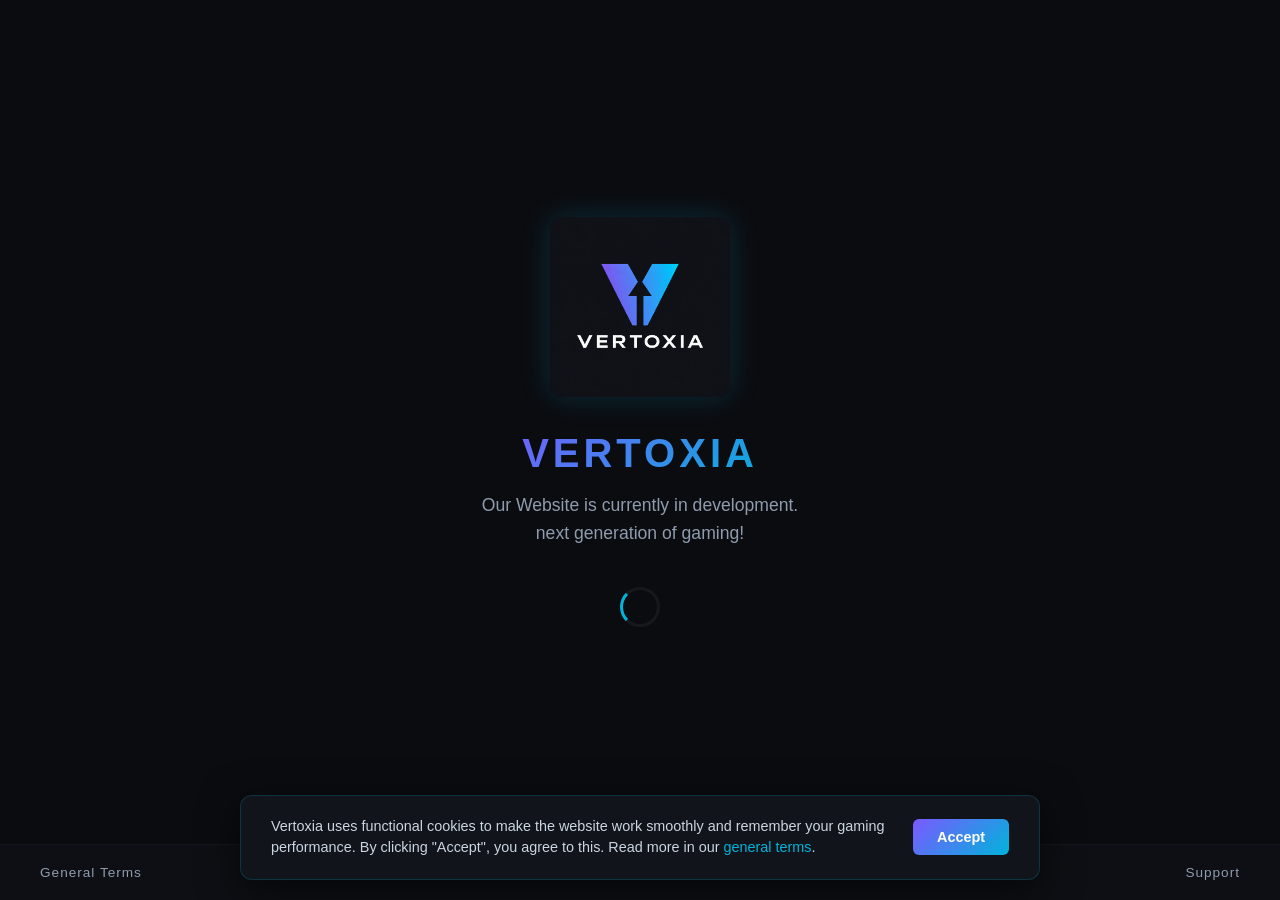
<file: index.html>
<!DOCTYPE html>
<html lang="nl">
<head>
    <meta charset="UTF-8">
    <meta name="viewport" content="width=device-width, initial-scale=1.0">
    <title>Vertoxia - In Development</title>
   <link id="favicon" rel="icon" type="image/png" href="logo.png">
<script>
    window.addEventListener('DOMContentLoaded', () => {
        const img = new Image();
        img.src = 'logo.png';
        img.onload = function() {
            const canvas = document.createElement('canvas');
            canvas.width = 32;
            canvas.height = 32;
            const ctx = canvas.getContext('2d');
            
            // Maak een perfect ronde cirkel om in te snijden
            ctx.beginPath();
            ctx.arc(16, 16, 16, 0, Math.PI * 2);
            ctx.closePath();
            ctx.clip();
            
            // Teken het logo erin
            ctx.drawImage(img, 0, 0, 32, 32);
            
            // Update de favicon link met de ronde versie
            document.getElementById('favicon').href = canvas.toDataURL('image/png');
        };
    });
</script>

    <style>
        * {
            margin: 0;
            padding: 0;
            box-sizing: border-box;
        }
        body {
            font-family: 'Segoe UI', Tahoma, Geneva, Verdana, sans-serif;
            background-color: #0b0c10; 
            color: #ffffff;
            display: flex;
            flex-direction: column;
            min-height: 100vh;
            text-align: center;
        }
        .main-content {
            flex: 1;
            display: flex;
            justify-content: center;
            align-items: center;
            padding: 40px 20px;
        }
        .container {
            max-width: 600px;
        }
        .logo-container {
            margin-bottom: 30px;
        }
         .logo {
            width: 180px;
            height: auto;
            border-radius: 12px;
            box-shadow: 0 0 30px rgba(0, 180, 219, 0.2); 
        }
        h1 {
            font-size: 2.5rem;
            font-weight: 700;
            letter-spacing: 4px;
            margin-bottom: 15px;
            background: linear-gradient(135deg, #7b59ff, #00b4db);
            -webkit-background-clip: text;
            -webkit-text-fill-color: transparent;
        }
        p {
            font-size: 1.1rem;
            color: #8f9cae;
            margin-bottom: 40px;
            line-height: 1.6;
        }
        .loader {
            border: 3px solid rgba(255, 255, 255, 0.05);
            width: 40px;
            height: 40px;
            border-radius: 50%;
            border-left-color: #00b4db; 
            animation: spin 1.2s linear infinite;
            margin: 0 auto;
        }
        
        footer {
            display: flex;
            justify-content: space-between;
            align-items: center;
            width: 100%;
            padding: 20px 40px;
            background-color: rgba(17, 20, 26, 0.4);
            border-top: 1px solid rgba(143, 156, 174, 0.05);
        }
        .footer-link {
            color: #8f9cae;
            text-decoration: none;
            font-size: 0.85rem;
            letter-spacing: 1px;
            transition: color 0.3s ease;
        }
        .footer-link:hover {
            color: #00b4db; 
        }
        .copyright {
            color: #526071;
            font-size: 0.85rem;
            letter-spacing: 1px;
        }

        /* VERBETERDE STYLING VOOR DE COOKIE MELDING */
        .cookie-banner {
            position: fixed;
            bottom: -200px; /* Meer ruimte om op te bergen buiten beeld */
            left: 50%;
            transform: translateX(-50%);
            width: calc(100% - 40px);
            max-width: 800px;
            background-color: #11141a;
            border: 1px solid rgba(0, 180, 219, 0.2);
            border-radius: 12px;
            padding: 20px 30px;
            display: flex;
            justify-content: space-between;
            align-items: center;
            box-shadow: 0 10px 40px rgba(0, 0, 0, 0.6);
            z-index: 9999;
            transition: bottom 0.4s ease-in-out;
            text-align: left;
        }
        .cookie-banner.show {
            bottom: 20px;
        }
        .cookie-text {
            color: #cbd5e1;
            font-size: 0.9rem;
            line-height: 1.5;
            padding-right: 20px;
        }
        .cookie-text a {
            color: #00b4db;
            text-decoration: none;
        }
        .cookie-text a:hover {
            text-decoration: underline;
        }
        .cookie-btn {
            background: linear-gradient(135deg, #7b59ff, #00b4db);
            color: #ffffff;
            border: none;
            padding: 10px 24px;
            font-size: 0.9rem;
            font-weight: 600;
            border-radius: 6px;
            cursor: pointer;
            transition: transform 0.2s ease, box-shadow 0.2s ease;
            white-space: nowrap;
        }
        .cookie-btn:hover {
            transform: translateY(-2px);
            box-shadow: 0 0 15px rgba(0, 180, 219, 0.4);
        }

        /* SPECIFIEKE FIXES VOOR MOBIELE SCHERMEN */
        @media (max-width: 768px) {
            footer {
                flex-direction: column;
                gap: 15px;
                padding: 20px;
            }
            .copyright {
                order: 3;
            }
            /* Mobiele fix voor de cookie-banner */
            .cookie-banner {
                flex-direction: column;
                text-align: center;
                gap: 15px;
                padding: 20px;
                width: 100%;
                border-radius: 12px 12px 0 0; /* Alleen afronding aan de bovenkant */
                border-left: none;
                border-right: none;
                border-bottom: none;
                bottom: -300px;
            }
            .cookie-banner.show {
                bottom: 0; /* Strak aan de onderkant vastzetten op mobiel */
            }
            .cookie-text {
                padding-right: 0;
            }
            .cookie-btn {
                width: 100%; /* Knop tikt makkelijker op mobiel */
                padding: 12px 24px;
            }
        }

        @keyframes spin {
            0% { transform: rotate(0deg); }
            100% { transform: rotate(360deg); }
        }
    </style>
</head>
<body>

    <div class="main-content">
        <div class="container">
            <div class="logo-container">
                <img src="logo.png" alt="Vertoxia Logo" class="logo">
            </div>
            <h1>VERTOXIA</h1>
            <p>Our Website is currently in development.<br>next generation of gaming!</p>
            <div class="loader"></div>
        </div>
    </div>

    <footer>
        <a href="General-Terms.html" class="footer-link">General Terms</a>
        <div class="copyright">&copy; 2026 Vertoxia. All rights reserved.</div>
        <a href="support.html" class="footer-link">Support</a>
    </footer>

    <div id="cookieBanner" class="cookie-banner">
        <div class="cookie-text">
            Vertoxia uses functional cookies to make the website work smoothly and remember your gaming performance. By clicking "Accept", you agree to this. Read more in our <a href="algemene-voorwaarden.html">general terms</a>.
        </div>
        <button id="acceptCookies" class="cookie-btn">Accept</button>
    </div>

    <script>
        document.addEventListener("DOMContentLoaded", function () {
            const banner = document.getElementById("cookieBanner");
            const acceptBtn = document.getElementById("acceptCookies");

            if (!localStorage.getItem("cookiesAccepted")) {
                setTimeout(() => {
                    banner.classList.add("show");
                }, 1000);
            }

            acceptBtn.addEventListener("click", function () {
                localStorage.setItem("cookiesAccepted", "true");
                banner.classList.remove("show");
            });
        });
    </script>

</body>
</html>
</file>
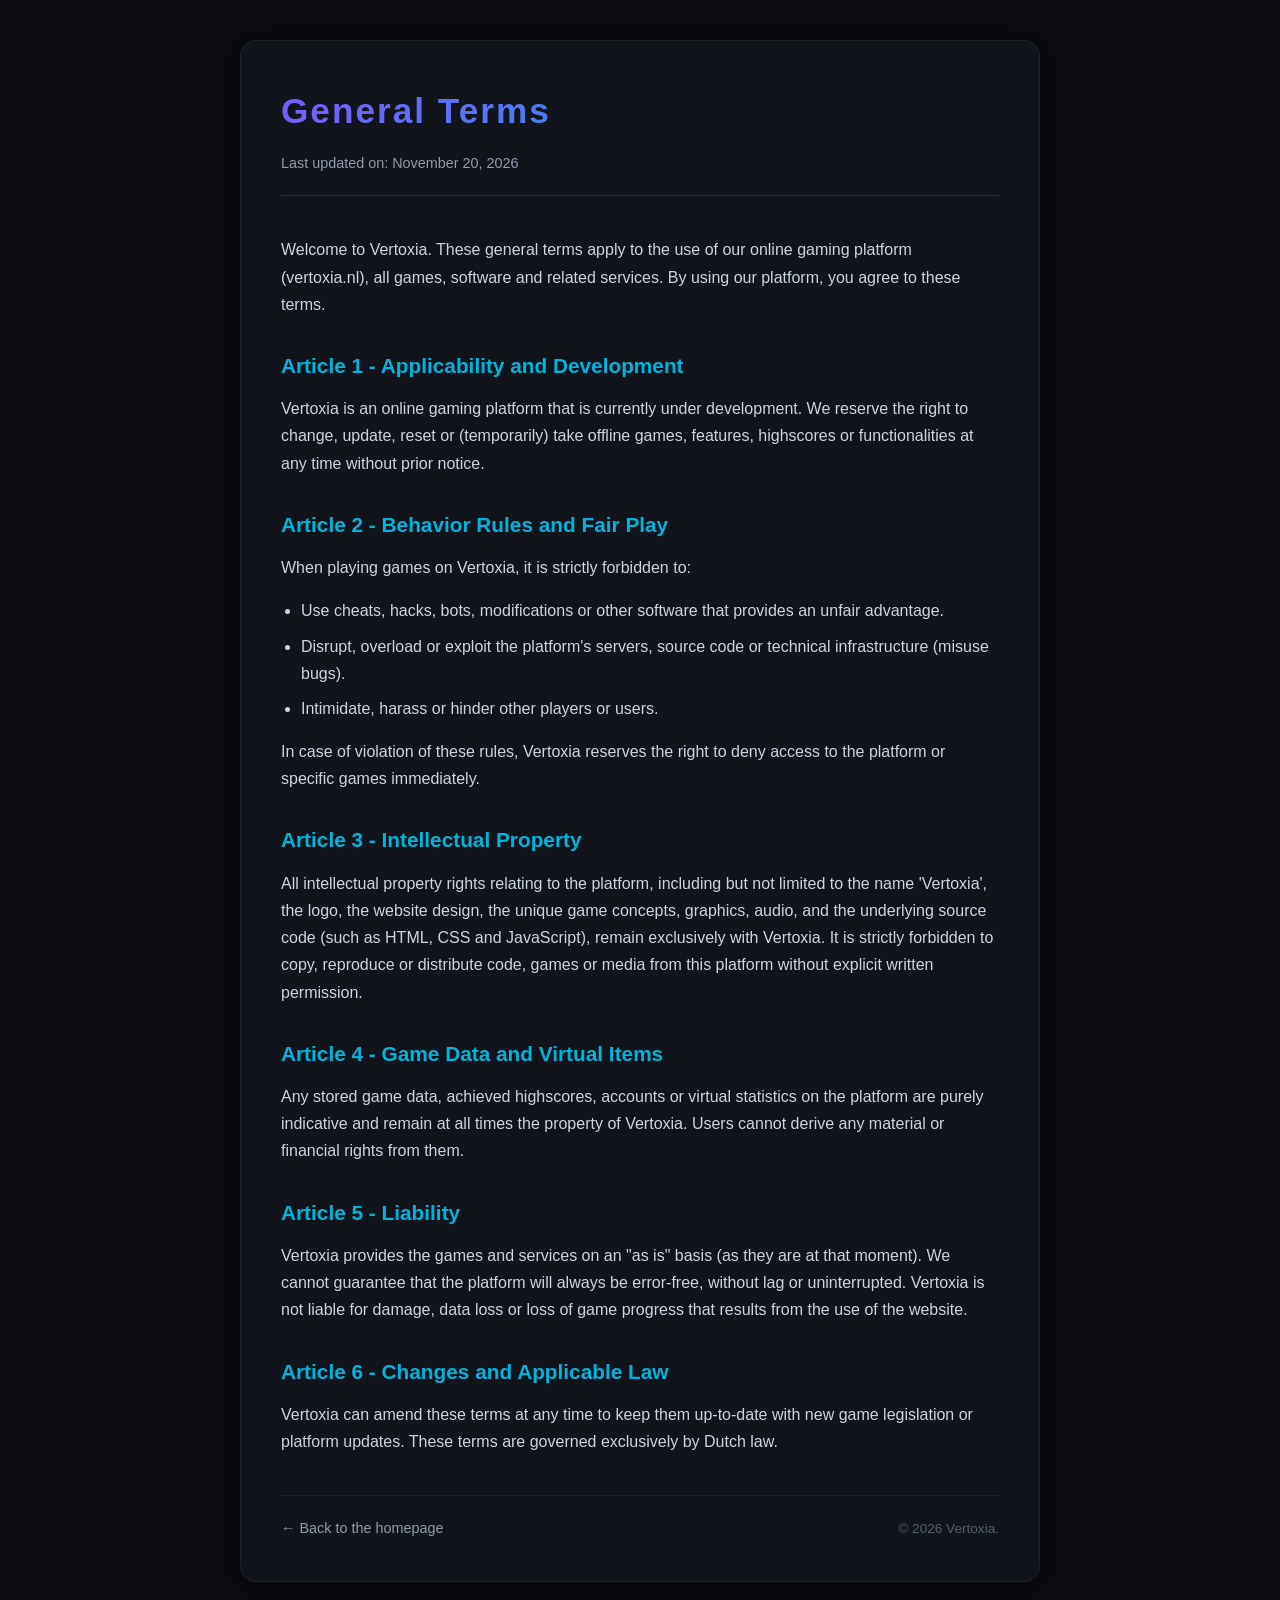
<file: General-Terms.html>
<!DOCTYPE html>
<html lang="nl">
<head>
    <meta charset="UTF-8">
    <meta name="viewport" content="width=device-width, initial-scale=1.0">
    <title>Vertoxia - General Terms</title>
    <!-- De schone, veilige favicon-regel -->
    <link rel="icon" type="image/png" href="logo.png"> 
    <style>
        * {
            margin: 0;
            padding: 0;
            box-sizing: border-box;
        }
        body {
            font-family: 'Segoe UI', Tahoma, Geneva, Verdana, sans-serif;
            background-color: #0b0c10; 
            color: #ffffff;
            line-height: 1.7;
            padding: 40px 20px;
        }
        .container {
            max-width: 800px;
            margin: 0 auto;
            background-color: #11141a;
            padding: 40px;
            border-radius: 16px;
            box-shadow: 0 4px 30px rgba(0, 0, 0, 0.5);
            border: 1px solid rgba(143, 156, 174, 0.1);
        }
        h1 {
            font-size: 2.2rem;
            font-weight: 700;
            letter-spacing: 2px;
            margin-bottom: 10px;
            background: linear-gradient(135deg, #7b59ff, #00b4db);
            -webkit-background-clip: text;
            -webkit-text-fill-color: transparent;
        }
        .meta {
            font-size: 0.9rem;
            color: #8f9cae;
            margin-bottom: 40px;
            border-bottom: 1px solid rgba(143, 156, 174, 0.2);
            padding-bottom: 20px;
        }
        h2 {
            font-size: 1.3rem;
            color: #00b4db;
            margin-top: 30px;
            margin-bottom: 12px;
            font-weight: 600;
        }
        p, ul {
            color: #cbd5e1;
            font-size: 1rem;
            margin-bottom: 16px;
        }
        ul {
            padding-left: 20px;
        }
        li {
            margin-bottom: 8px;
        }
        .footer-links {
            display: flex;
            justify-content: space-between;
            align-items: center;
            margin-top: 40px;
            padding-top: 20px;
            border-top: 1px solid rgba(143, 156, 174, 0.1);
        }
        .back-button {
            color: #8f9cae;
            text-decoration: none;
            font-size: 0.9rem;
            transition: color 0.3s ease;
        }
        .back-button:hover {
            color: #7b59ff;
        }
        .terms-copyright {
            color: #526071;
            font-size: 0.85rem;
        }
    </style>
</head>
<body>

    <div class="container">
        <h1>General Terms</h1>
        <div class="meta">Last updated on: November 20, 2026</div>

        <p>Welcome to Vertoxia. These general terms apply to the use of our online gaming platform (vertoxia.nl), all games, software and related services. By using our platform, you agree to these terms.</p>

        <h2>Article 1 - Applicability and Development</h2>
        <p>Vertoxia is an online gaming platform that is currently under development. We reserve the right to change, update, reset or (temporarily) take offline games, features, highscores or functionalities at any time without prior notice.</p>

        <h2>Article 2 - Behavior Rules and Fair Play</h2>
        <p>When playing games on Vertoxia, it is strictly forbidden to:</p>
        <ul>
            <li>Use cheats, hacks, bots, modifications or other software that provides an unfair advantage.</li>
            <li>Disrupt, overload or exploit the platform's servers, source code or technical infrastructure (misuse bugs).</li>
            <li>Intimidate, harass or hinder other players or users.</li>
        </ul>
        <p>In case of violation of these rules, Vertoxia reserves the right to deny access to the platform or specific games immediately.</p>

        <h2>Article 3 - Intellectual Property</h2>
        <p>All intellectual property rights relating to the platform, including but not limited to the name 'Vertoxia', the logo, the website design, the unique game concepts, graphics, audio, and the underlying source code (such as HTML, CSS and JavaScript), remain exclusively with Vertoxia. It is strictly forbidden to copy, reproduce or distribute code, games or media from this platform without explicit written permission.</p>

        <h2>Article 4 - Game Data and Virtual Items</h2>
        <p>Any stored game data, achieved highscores, accounts or virtual statistics on the platform are purely indicative and remain at all times the property of Vertoxia. Users cannot derive any material or financial rights from them.</p>

        <h2>Article 5 - Liability</h2>
        <p>Vertoxia provides the games and services on an "as is" basis (as they are at that moment). We cannot guarantee that the platform will always be error-free, without lag or uninterrupted. Vertoxia is not liable for damage, data loss or loss of game progress that results from the use of the website.</p>

        <h2>Article 6 - Changes and Applicable Law</h2>
        <p>Vertoxia can amend these terms at any time to keep them up-to-date with new game legislation or platform updates. These terms are governed exclusively by Dutch law.</p>

        <div class="footer-links">
            <a href="index.html" class="back-button">&larr; Back to the homepage</a>
            <div class="terms-copyright">&copy; 2026 Vertoxia.</div>
        </div>
    </div>

</body>
</html>
</file>
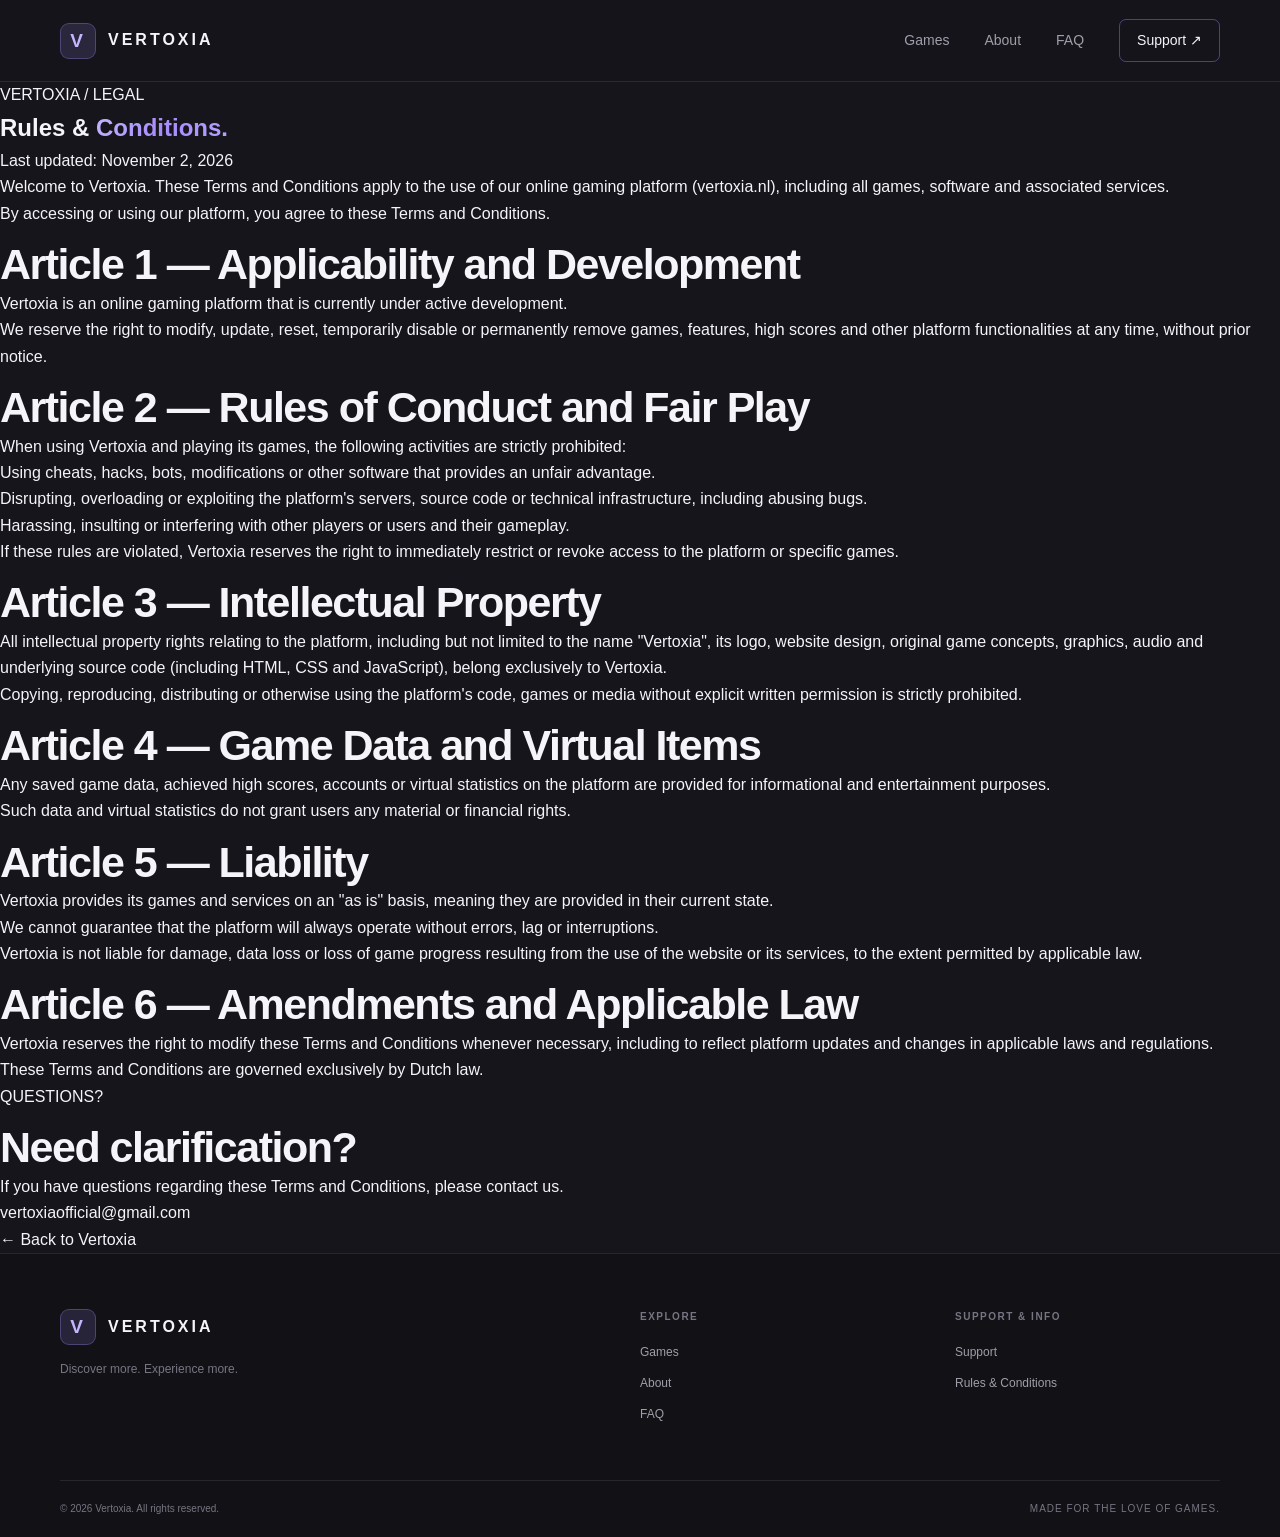
<file: rules.html>
<!DOCTYPE html>
<html lang="en">
<head>
    <meta charset="UTF-8">
    <meta name="viewport" content="width=device-width, initial-scale=1.0">

    <meta name="theme-color" content="#15151b">
    <meta name="description" content="Read the Vertoxia platform rules and terms and conditions.">

    <title>Rules & Conditions — Vertoxia</title>

    <link rel="stylesheet" href="style.css">
    <script src="app.js" defer></script>
</head>

<body>

    <!-- Navigation -->
    <header class="header">
        <nav class="navbar container">

            <a href="index.html" class="brand">
                <span class="brand-icon">V</span>
                <span>VERTOXIA</span>
            </a>

            <button class="menu-toggle"
                    aria-label="Open navigation"
                    aria-expanded="false"
                    aria-controls="nav-links">
                <span></span>
                <span></span>
                <span></span>
            </button>

            <div class="nav-links" id="nav-links">
                <a href="index.html#games">Games</a>
                <a href="index.html#about">About</a>
                <a href="index.html#faq">FAQ</a>
                <a href="support.html" class="nav-support">Support ↗</a>
            </div>

        </nav>
    </header>


    <main>

        <section class="page-shell">

            <div class="content-panel">

                <div class="page-kicker">
                    VERTOXIA / LEGAL
                </div>

                <h1>Rules & <span class="gradient-text">Conditions.</span></h1>

                <div class="page-meta">
                    Last updated: November 2, 2026
                </div>


                <p class="page-intro">
                    Welcome to Vertoxia. These Terms and Conditions
                    apply to the use of our online gaming platform
                    (vertoxia.nl), including all games, software and
                    associated services.
                </p>

                <p>
                    By accessing or using our platform, you agree
                    to these Terms and Conditions.
                </p>


                <!-- ARTICLE 1 -->
                <h2>Article 1 — Applicability and Development</h2>

                <p>
                    Vertoxia is an online gaming platform that is
                    currently under active development.
                </p>

                <p>
                    We reserve the right to modify, update, reset,
                    temporarily disable or permanently remove games,
                    features, high scores and other platform
                    functionalities at any time, without prior notice.
                </p>


                <!-- ARTICLE 2 -->
                <h2>Article 2 — Rules of Conduct and Fair Play</h2>

                <p>
                    When using Vertoxia and playing its games,
                    the following activities are strictly prohibited:
                </p>

                <ul>
                    <li>
                        Using cheats, hacks, bots, modifications or
                        other software that provides an unfair advantage.
                    </li>

                    <li>
                        Disrupting, overloading or exploiting the
                        platform's servers, source code or technical
                        infrastructure, including abusing bugs.
                    </li>

                    <li>
                        Harassing, insulting or interfering with
                        other players or users and their gameplay.
                    </li>
                </ul>

                <p>
                    If these rules are violated, Vertoxia reserves
                    the right to immediately restrict or revoke
                    access to the platform or specific games.
                </p>


                <!-- ARTICLE 3 -->
                <h2>Article 3 — Intellectual Property</h2>

                <p>
                    All intellectual property rights relating to
                    the platform, including but not limited to
                    the name "Vertoxia", its logo, website design,
                    original game concepts, graphics, audio and
                    underlying source code (including HTML, CSS
                    and JavaScript), belong exclusively to Vertoxia.
                </p>

                <p>
                    Copying, reproducing, distributing or otherwise
                    using the platform's code, games or media
                    without explicit written permission is strictly
                    prohibited.
                </p>


                <!-- ARTICLE 4 -->
                <h2>Article 4 — Game Data and Virtual Items</h2>

                <p>
                    Any saved game data, achieved high scores,
                    accounts or virtual statistics on the platform
                    are provided for informational and entertainment
                    purposes.
                </p>

                <p>
                    Such data and virtual statistics do not grant
                    users any material or financial rights.
                </p>


                <!-- ARTICLE 5 -->
                <h2>Article 5 — Liability</h2>

                <p>
                    Vertoxia provides its games and services on
                    an "as is" basis, meaning they are provided
                    in their current state.
                </p>

                <p>
                    We cannot guarantee that the platform will
                    always operate without errors, lag or
                    interruptions.
                </p>

                <p>
                    Vertoxia is not liable for damage, data loss
                    or loss of game progress resulting from the
                    use of the website or its services, to the
                    extent permitted by applicable law.
                </p>


                <!-- ARTICLE 6 -->
                <h2>Article 6 — Amendments and Applicable Law</h2>

                <p>
                    Vertoxia reserves the right to modify these
                    Terms and Conditions whenever necessary,
                    including to reflect platform updates and
                    changes in applicable laws and regulations.
                </p>

                <p>
                    These Terms and Conditions are governed
                    exclusively by Dutch law.
                </p>


                <!-- FINAL -->
                <div class="support-contact">

                    <div class="page-kicker">
                        QUESTIONS?
                    </div>

                    <h2>Need clarification?</h2>

                    <p>
                        If you have questions regarding these
                        Terms and Conditions, please contact us.
                    </p>

                    <a href="mailto:vertoxiaofficial@gmail.com">
                        vertoxiaofficial@gmail.com
                    </a>

                </div>


                <a href="index.html" class="back-link">
                    ← Back to Vertoxia
                </a>

            </div>

        </section>

    </main>


    <!-- Footer -->
    <footer class="footer">

        <div class="container footer-main">

            <div class="footer-brand">

                <a href="index.html" class="brand">
                    <span class="brand-icon">V</span>
                    <span>VERTOXIA</span>
                </a>

                <p>Discover more. Experience more.</p>

            </div>


            <div class="footer-column">

                <h4>EXPLORE</h4>

                <a href="index.html#games">Games</a>
                <a href="index.html#about">About</a>
                <a href="index.html#faq">FAQ</a>

            </div>


            <div class="footer-column">

                <h4>SUPPORT & INFO</h4>

                <a href="support.html">Support</a>
                <a href="rules.html">Rules & Conditions</a>

            </div>

        </div>


        <div class="container footer-bottom">

            <span>
                © <span id="current-year">2026</span>
                Vertoxia. All rights reserved.
            </span>

            <span class="footer-signature">
                MADE FOR THE LOVE OF GAMES.
            </span>

        </div>

    </footer>

</body>
</html>
</file>
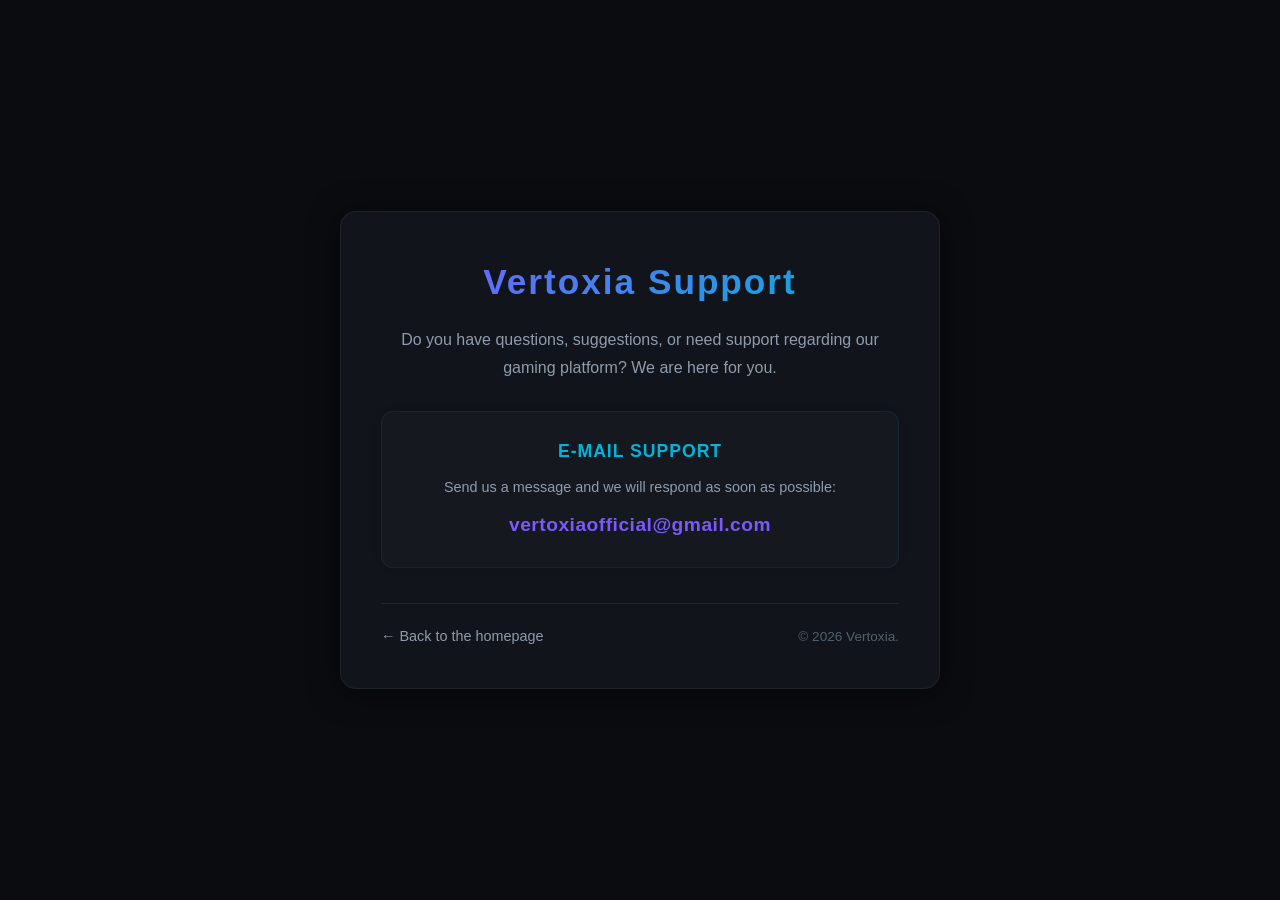
<file: support.html>
<!DOCTYPE html>
<html lang="nl">
<head>
    <meta charset="UTF-8">
    <meta name="viewport" content="width=device-width, initial-scale=1.0">
    <title>Vertoxia - Support</title>
   <link id="favicon" rel="icon" type="image/png" href="logo.png">
<script>
    window.addEventListener('DOMContentLoaded', () => {
        const img = new Image();
        img.src = 'logo.png';
        img.onload = function() {
            const canvas = document.createElement('canvas');
            canvas.width = 32;
            canvas.height = 32;
            const ctx = canvas.getContext('2d');
            
            // Maak een perfect ronde cirkel om in te snijden
            ctx.beginPath();
            ctx.arc(16, 16, 16, 0, Math.PI * 2);
            ctx.closePath();
            ctx.clip();
            
            // Teken het logo erin
            ctx.drawImage(img, 0, 0, 32, 32);
            
            // Update de favicon link met de ronde versie
            document.getElementById('favicon').href = canvas.toDataURL('image/png');
        };
    });
</script>

    <style>
        * {
            margin: 0;
            padding: 0;
            box-sizing: border-box;
        }
        body {
            font-family: 'Segoe UI', Tahoma, Geneva, Verdana, sans-serif;
            background-color: #0b0c10; 
            color: #ffffff;
            line-height: 1.7;
            padding: 40px 20px;
            display: flex;
            justify-content: center;
            align-items: center;
            min-height: 100vh;
        }
        .container {
            max-width: 600px;
            width: 100%;
            background-color: #11141a;
            padding: 40px;
            border-radius: 16px;
            box-shadow: 0 4px 30px rgba(0, 0, 0, 0.5);
            border: 1px solid rgba(143, 156, 174, 0.1);
            text-align: center;
        }
        h1 {
            font-size: 2.2rem;
            font-weight: 700;
            letter-spacing: 2px;
            margin-bottom: 15px;
            background: linear-gradient(135deg, #7b59ff, #00b4db);
            -webkit-background-clip: text;
            -webkit-text-fill-color: transparent;
        }
        p {
            color: #8f9cae;
            font-size: 1rem;
            margin-bottom: 30px;
        }
        .support-card {
            background-color: rgba(255, 255, 255, 0.02);
            border: 1px solid rgba(0, 180, 219, 0.1);
            padding: 25px;
            border-radius: 12px;
            margin-bottom: 35px;
            box-shadow: 0 0 20px rgba(0, 180, 219, 0.02);
        }
        .support-card h2 {
            font-size: 1.1rem;
            color: #00b4db;
            margin-bottom: 8px;
            text-transform: uppercase;
            letter-spacing: 1px;
        }
        .email-link {
            display: inline-block;
            color: #7b59ff;
            font-size: 1.2rem;
            font-weight: 600;
            text-decoration: none;
            letter-spacing: 0.5px;
            transition: color 0.3s ease;
            margin-top: 5px;
        }
        .email-link:hover {
            color: #00b4db;
        }
        .footer-links {
            display: flex;
            justify-content: space-between;
            align-items: center;
            padding-top: 20px;
            border-top: 1px solid rgba(143, 156, 174, 0.1);
        }
        .back-button {
            color: #8f9cae;
            text-decoration: none;
            font-size: 0.9rem;
            transition: color 0.3s ease;
        }
        .back-button:hover {
            color: #7b59ff;
        }
        .terms-copyright {
            color: #526071;
            font-size: 0.85rem;
        }
    </style>
</head>
<body>

    <div class="container">
        <h1>Vertoxia Support</h1>
        <p>Do you have questions, suggestions, or need support regarding our gaming platform? We are here for you.</p>

        <div class="support-card">
            <h2>E-mail Support</h2>
            <p style="margin-bottom: 5px; font-size: 0.9rem;">Send us a message and we will respond as soon as possible:</p>
            <a href="mailto:vertoxiaofficial@gmail.com" class="email-link">vertoxiaofficial@gmail.com</a>
        </div>

        <div class="footer-links">
            <a href="index.html" class="back-button">&larr; Back to the homepage</a>
            <div class="terms-copyright">&copy; 2026 Vertoxia.</div>
        </div>
    </div>

</body>
</html>
</file>
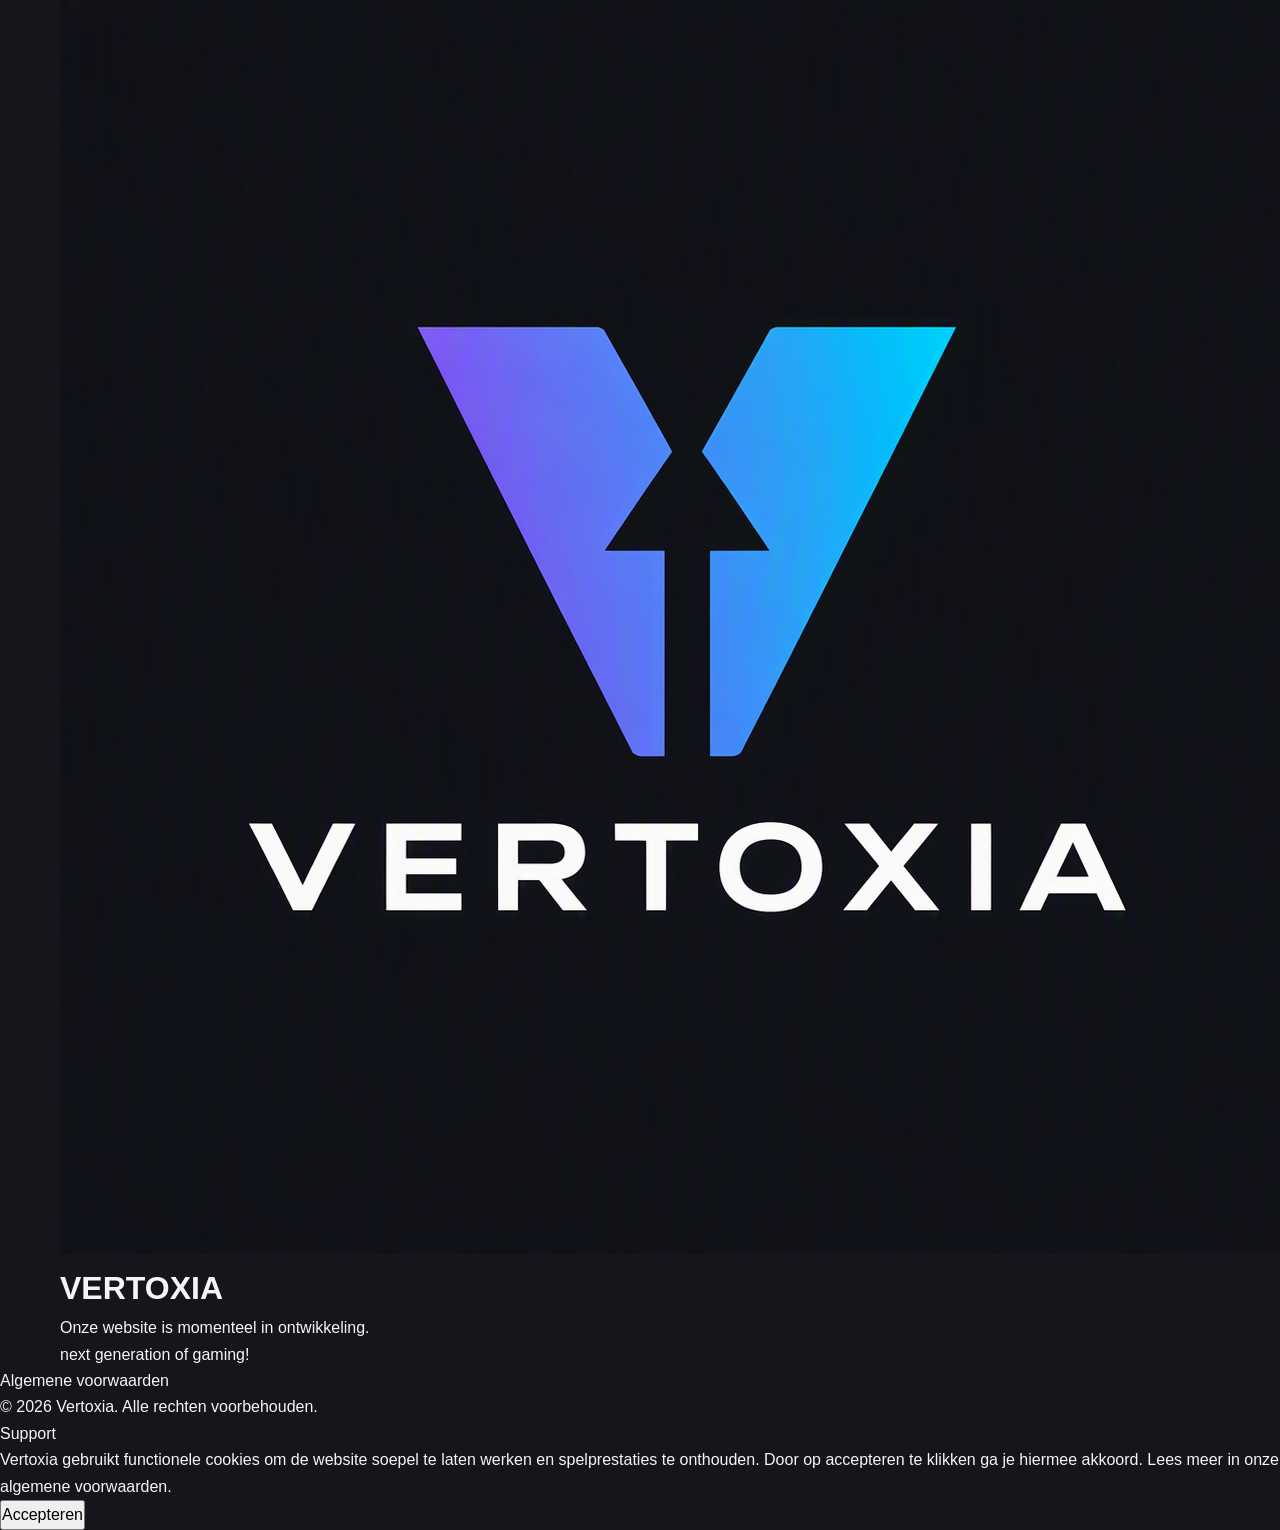
<file: vertoxia_landing_page (1).html>
<!DOCTYPE html>
<html lang="nl">
<head>
    <meta charset="UTF-8">
    <meta name="viewport" content="width=device-width, initial-scale=1.0">
    <title>Vertoxia - In Ontwikkeling</title>
    <link id="favicon" rel="icon" type="image/png" href="logo.png">
    <link rel="stylesheet" href="style.css">
</head>
<body>

    <div class="main-content">
        <div class="container">
            <div class="logo-container">
                <img src="logo.png" alt="Vertoxia Logo" class="logo">
            </div>
            <h1>VERTOXIA</h1>
            <p>Onze website is momenteel in ontwikkeling.<br>next generation of gaming!</p>
            <div class="loader"></div>
        </div>
    </div>

    <footer>
        <a href="algemene-voorwaarden.html" class="footer-link">Algemene voorwaarden</a>
        <div class="copyright">&copy; 2026 Vertoxia. Alle rechten voorbehouden.</div>
        <a href="support.html" class="footer-link">Support</a>
    </footer>

    <div id="cookieBanner" class="cookie-banner">
        <div class="cookie-text">
            Vertoxia gebruikt functionele cookies om de website soepel te laten werken en spelprestaties te onthouden. Door op accepteren te klikken ga je hiermee akkoord. Lees meer in onze <a href="algemene-voorwaarden.html">algemene voorwaarden</a>.
        </div>
        <button id="acceptCookies" class="cookie-btn">Accepteren</button>
    </div>

    <script src="app.js"></script>
</body>
</html>
</file>
<file: style.css>
/* =========================================
   VERTOXIA — MAIN STYLESHEET
   ========================================= */

:root {
    --background: #15151b;
    --background-light: #1b1b23;
    --card: #20202a;
    --card-hover: #262631;

    --text: #f5f4f8;
    --text-muted: #a09eaa;
    --text-dim: #777582;

    --purple: #a78bfa;
    --purple-light: #c4b5fd;
    --purple-dark: #8063d6;

    --blue: #80aaff;
    --pink: #e6a0dc;

    --border: rgba(255,255,255,0.09);

    --font: Arial, Helvetica, sans-serif;
    --display: Arial, Helvetica, sans-serif;

    --container: 1160px;
}

* {
    margin: 0;
    padding: 0;
    box-sizing: border-box;
}

html {
    scroll-behavior: smooth;
    scroll-padding-top: 100px;
}

body {
    background: var(--background);
    color: var(--text);
    font-family: var(--font);
    line-height: 1.65;
    overflow-x: hidden;
}

body.menu-open {
    overflow: hidden;
}

a {
    color: inherit;
    text-decoration: none;
}

button {
    font: inherit;
}

button,
a,
summary {
    -webkit-tap-highlight-color: transparent;
}

.container {
    width: min(var(--container), calc(100% - 48px));
    margin: 0 auto;
}

.gradient-text {
    background: linear-gradient(
        110deg,
        var(--purple-light),
        var(--purple),
        #b5a2ff
    );

    background-clip: text;
    -webkit-background-clip: text;
    color: transparent;
}


/* =========================================
   NAVIGATION
   ========================================= */

.header {
    height: 82px;
    position: sticky;
    top: 0;
    z-index: 100;

    background: rgba(21,21,27,0.91);
    backdrop-filter: blur(18px);
    -webkit-backdrop-filter: blur(18px);

    border-bottom: 1px solid var(--border);
}

.navbar {
    height: 100%;
    display: flex;
    align-items: center;
    justify-content: space-between;
}

.brand {
    display: inline-flex;
    align-items: center;
    gap: 12px;

    font-size: 16px;
    font-weight: 800;
    letter-spacing: 3px;
}

.brand-icon {
    width: 36px;
    height: 36px;

    display: grid;
    place-items: center;

    border-radius: 9px;

    background: rgba(167,139,250,0.15);
    border: 1px solid rgba(167,139,250,0.3);

    color: var(--purple-light);
    font-size: 19px;
    font-weight: 800;
}

.nav-links {
    display: flex;
    align-items: center;
    gap: 35px;
}

.nav-links a {
    color: var(--text-muted);
    font-size: 14px;
    transition: color .2s ease;
}

.nav-links a:hover {
    color: var(--text);
}

.nav-links .nav-support {
    color: var(--text);
    padding: 9px 17px;

    border: 1px solid rgba(167,139,250,0.4);
    border-radius: 7px;
}

.nav-links .nav-support:hover {
    background: rgba(167,139,250,0.1);
}

.menu-toggle {
    display: none;

    width: 42px;
    height: 42px;

    background: transparent;
    border: 1px solid var(--border);
    border-radius: 8px;

    cursor: pointer;
}

.menu-toggle span {
    display: block;
    width: 19px;
    height: 2px;

    margin: 4px auto;

    background: var(--text);
    border-radius: 5px;

    transition: transform .2s, opacity .2s;
}

.menu-toggle.active span:first-child {
    transform: translateY(6px) rotate(45deg);
}

.menu-toggle.active span:nth-child(2) {
    opacity: 0;
}

.menu-toggle.active span:last-child {
    transform: translateY(-6px) rotate(-45deg);
}


/* =========================================
   HERO
   ========================================= */

.hero {
    min-height: 520px;

    display: flex;
    align-items: center;

    padding-top: 90px;
    padding-bottom: 90px;

    position: relative;
}

.hero::before {
    content: "";

    position: absolute;
    width: 550px;
    height: 400px;

    top: 30px;
    left: -280px;

    background: radial-gradient(
        ellipse,
        rgba(130,100,210,0.09),
        transparent 70%
    );

    pointer-events: none;
}

.hero-content {
    position: relative;
    z-index: 1;
    max-width: 720px;
}

.eyebrow {
    display: flex;
    align-items: center;
    gap: 10px;

    color: var(--text-muted);

    font-size: 11px;
    font-weight: 700;
    letter-spacing: 2px;
}

.status-dot {
    width: 7px;
    height: 7px;

    display: inline-block;

    border-radius: 50%;
    background: var(--purple);

    box-shadow: 0 0 12px rgba(167,139,250,0.6);
}

.hero h1 {
    font-size: clamp(52px, 7vw, 84px);
    line-height: 1.05;
    letter-spacing: -4px;

    margin-top: 25px;
    margin-bottom: 22px;
}

.hero-description {
    max-width: 550px;

    color: var(--text-muted);
    font-size: 17px;
    line-height: 1.9;

    margin-bottom: 30px;
}

.hero-buttons {
    display: flex;
    align-items: center;
    flex-wrap: wrap;
    gap: 13px;
}

.button {
    min-height: 48px;

    display: inline-flex;
    align-items: center;
    justify-content: center;
    gap: 15px;

    padding: 0 21px;

    border-radius: 7px;

    font-size: 13px;
    font-weight: 700;

    transition:
        transform .2s,
        background .2s,
        border-color .2s;
}

.button:hover {
    transform: translateY(-2px);
}

.button-primary {
    background: var(--purple-dark);
    color: white;
}

.button-primary:hover {
    background: #9475ed;
}

.button-secondary {
    border: 1px solid var(--border);
    color: var(--text);
}

.button-secondary:hover {
    border-color: rgba(167,139,250,0.6);
}

.hero-caption {
    display: flex;
    align-items: center;
    gap: 12px;

    margin-top: 45px;

    color: var(--text-dim);
    font-size: 10px;
    letter-spacing: 1.5px;
}

.caption-line {
    width: 30px;
    height: 1px;
    background: var(--purple);
}


/* =========================================
   SECTION HEADINGS
   ========================================= */

section h2 {
    font-size: clamp(29px, 4vw, 43px);
    line-height: 1.2;
    letter-spacing: -1.5px;
    margin-top: 12px;
}

.section-top {
    display: flex;
    justify-content: space-between;
    align-items: end;
    gap: 30px;

    margin-bottom: 35px;
}

.section-number {
    color: var(--text-dim);
    font-size: 10px;
    letter-spacing: 1.5px;
}

.section-description {
    max-width: 340px;
    color: var(--text-muted);
    font-size: 14px;
}


/* =========================================
   FEATURED GAME
   ========================================= */

.featured-section {
    padding-top: 40px;
    padding-bottom: 115px;
}

.featured-card {
    display: grid;
    grid-template-columns: 1.15fr 0.85fr;

    min-height: 350px;

    background: var(--card);
    border: 1px solid var(--border);
    border-radius: 13px;

    overflow: hidden;

    transition: border-color .25s;
}

.featured-card:hover {
    border-color: rgba(167,139,250,0.3);
}

.featured-visual {
    min-height: 350px;

    position: relative;

    display: grid;
    place-items: center;

    overflow: hidden;

    background:
        radial-gradient(
            ellipse at 50% 50%,
            rgba(130,95,205,0.23),
            transparent 65%
        ),
        #191923;
}

.featured-visual::before,
.featured-visual::after {
    content: "";

    position: absolute;

    border: 1px solid rgba(167,139,250,0.16);
    border-radius: 50%;
}

.featured-visual::before {
    width: 270px;
    height: 270px;
}

.featured-visual::after {
    width: 390px;
    height: 390px;
}

.featured-decoration {
    position: absolute;

    width: 180px;
    height: 180px;

    border: 1px solid rgba(167,139,250,0.2);
    border-radius: 30px;

    transform: rotate(45deg);
}

.decoration-one {
    transform: rotate(25deg);
}

.decoration-two {
    width: 230px;
    height: 230px;

    border-color: rgba(167,139,250,0.1);

    transform: rotate(-20deg);
}

.featured-symbol {
    position: relative;
    z-index: 1;

    font-size: 120px;
    font-weight: 800;

    color: var(--purple-light);

    text-shadow: 0 0 65px rgba(167,139,250,0.35);
}

.visual-label,
.visual-index {
    position: absolute;
    bottom: 20px;

    color: rgba(255,255,255,0.5);

    font-size: 9px;
    letter-spacing: 2px;
}

.visual-label {
    left: 22px;
}

.visual-index {
    right: 22px;
}

.featured-info {
    padding: 48px;

    display: flex;
    flex-direction: column;
    justify-content: center;
}

.game-status {
    display: flex;
    align-items: center;
    gap: 9px;

    color: var(--purple-light);

    font-size: 10px;
    font-weight: 700;
    letter-spacing: 1.5px;
}

.featured-info h3 {
    margin-top: 20px;
    margin-bottom: 16px;

    font-size: clamp(28px, 3.5vw, 43px);
    line-height: 1.15;
    letter-spacing: -1.5px;
}

.featured-info p {
    color: var(--text-muted);
    font-size: 14px;
    line-height: 1.8;

    margin-bottom: 25px;
}

.text-link {
    display: inline-flex;
    align-items: center;
    gap: 12px;

    color: var(--purple-light);

    font-size: 13px;
    font-weight: 700;

    transition: gap .2s;
}

.text-link:hover {
    gap: 18px;
}


/* =========================================
   GAMES
   ========================================= */

.games-section {
    padding-bottom: 115px;
}

.games-grid {
    display: grid;
    grid-template-columns: repeat(3, 1fr);
    gap: 20px;
}

.game-card {
    overflow: hidden;

    background: var(--card);
    border: 1px solid var(--border);
    border-radius: 11px;

    transition:
        transform .25s,
        border-color .25s,
        background .25s;
}

.game-card:hover {
    transform: translateY(-5px);

    border-color: rgba(167,139,250,0.35);
    background: var(--card-hover);
}

.game-art {
    height: 195px;

    position: relative;

    display: grid;
    place-items: center;

    overflow: hidden;
}

.art-purple {
    background: linear-gradient(140deg, #322447, #201a31);
}

.art-blue {
    background: linear-gradient(140deg, #20334c, #1b2537);
}

.art-pink {
    background: linear-gradient(140deg, #44263f, #281e32);
}

.game-art::before {
    content: "";

    position: absolute;

    width: 150px;
    height: 150px;

    border: 1px solid rgba(255,255,255,0.15);
    border-radius: 50%;
}

.game-art-number {
    position: absolute;
    top: 15px;
    left: 17px;

    color: rgba(255,255,255,0.5);
    font-size: 10px;
    letter-spacing: 1px;
}

.game-art-category {
    position: absolute;
    bottom: 14px;
    left: 17px;

    color: rgba(255,255,255,0.5);
    font-size: 9px;
    letter-spacing: 2px;
}

.game-art-symbol {
    position: relative;
    z-index: 1;

    font-size: 65px;
    color: rgba(255,255,255,0.85);
}

.game-card-content {
    padding: 22px;
}

.badge {
    display: inline-block;

    padding: 5px 9px;

    border-radius: 4px;

    font-size: 10px;
    font-weight: 600;
}

.badge-purple {
    background: rgba(167,139,250,0.12);
    color: var(--purple-light);
}

.badge-blue {
    background: rgba(128,170,255,0.12);
    color: var(--blue);
}

.badge-pink {
    background: rgba(230,160,220,0.12);
    color: var(--pink);
}

.game-card h3 {
    margin-top: 16px;
    margin-bottom: 9px;

    font-size: 18px;
}

.game-card p {
    color: var(--text-muted);
    font-size: 13px;
    line-height: 1.8;
}

.games-footer {
    display: flex;
    justify-content: space-between;

    padding-top: 22px;
    margin-top: 28px;

    border-top: 1px solid var(--border);

    color: var(--text-dim);
    font-size: 9px;
    letter-spacing: 1.5px;
}


/* =========================================
   ABOUT
   ========================================= */

.about-section {
    background: #1b1b24;
    border-top: 1px solid var(--border);
    border-bottom: 1px solid var(--border);
}

.about-container {
    min-height: 410px;

    display: grid;
    grid-template-columns: 0.75fr 1.25fr;
    align-items: center;

    gap: 70px;

    padding-top: 75px;
    padding-bottom: 75px;
}

.about-label {
    display: flex;
    flex-direction: column;
    gap: 20px;
}

.about-big-letter {
    font-size: 190px;
    line-height: 1;

    font-weight: 800;

    color: rgba(167,139,250,0.14);
}

.about-content h2 {
    margin-bottom: 25px;
}

.about-content p {
    max-width: 540px;

    color: var(--text-muted);
    font-size: 14px;
    line-height: 1.9;

    margin-bottom: 17px;
}

.about-content .text-link {
    margin-top: 10px;
}


/* =========================================
   FAQ
   ========================================= */

.faq-section {
    padding-top: 115px;
    padding-bottom: 115px;
}

.faq-list {
    max-width: 850px;

    margin-left: auto;

    border-top: 1px solid var(--border);
}

.faq-item {
    border-bottom: 1px solid var(--border);
}

.faq-item summary {
    display: flex;
    align-items: center;
    justify-content: space-between;

    gap: 20px;

    padding: 22px 5px;

    cursor: pointer;
    list-style: none;

    font-size: 15px;
    font-weight: 600;
}

.faq-item summary::-webkit-details-marker {
    display: none;
}

.faq-icon {
    color: var(--purple-light);
    font-size: 23px;
    font-weight: 400;

    transition: transform .2s;
}

.faq-item[open] .faq-icon {
    transform: rotate(45deg);
}

.faq-item p {
    padding: 0 35px 22px 5px;

    color: var(--text-muted);
    font-size: 13px;
    line-height: 1.8;
}


/* =========================================
   CONTACT CTA
   ========================================= */

.contact-section {
    padding-bottom: 110px;
}

.contact-card {
    position: relative;
    overflow: hidden;

    padding: 65px 25px;

    text-align: center;

    background:
        radial-gradient(
            ellipse at 50% 100%,
            rgba(120,90,200,0.15),
            transparent 60%
        ),
        #1d1c27;

    border: 1px solid rgba(167,139,250,0.2);
    border-radius: 12px;
}

.contact-card .eyebrow {
    justify-content: center;
}

.contact-card h2 {
    font-size: 55px;
    margin: 17px 0;
}

.contact-card p {
    color: var(--text-muted);
    font-size: 14px;

    margin-bottom: 25px;
}

.contact-card .button {
    margin: 0 auto;
}


/* =========================================
   FOOTER
   ========================================= */

.footer {
    background: #111116;
    border-top: 1px solid var(--border);
}

.footer-main {
    display: grid;
    grid-template-columns: 2fr 1fr 1fr;

    gap: 50px;

    padding-top: 55px;
    padding-bottom: 55px;
}

.footer-brand p {
    margin-top: 15px;

    color: var(--text-dim);
    font-size: 12px;
}

.footer-column {
    display: flex;
    flex-direction: column;
    gap: 11px;
}

.footer-column h4 {
    margin-bottom: 7px;

    color: var(--text-dim);
    font-size: 10px;
    letter-spacing: 1.5px;
}

.footer-column a {
    color: var(--text-muted);
    font-size: 12px;

    transition: color .2s;
}

.footer-column a:hover {
    color: var(--purple-light);
}

.footer-bottom {
    display: flex;
    justify-content: space-between;
    gap: 15px;

    padding-top: 20px;
    padding-bottom: 20px;

    border-top: 1px solid var(--border);

    color: var(--text-dim);
    font-size: 10px;
}

.footer-signature {
    letter-spacing: 1px;
}


/* =========================================
   ACCESSIBILITY
   ========================================= */

a:focus-visible,
button:focus-visible,
summary:focus-visible {
    outline: 2px solid var(--purple-light);
    outline-offset: 4px;
}

::selection {
    background: rgba(167,139,250,0.35);
    color: white;
}

@media (prefers-reduced-motion: reduce) {
    *,
    *::before,
    *::after {
        scroll-behavior: auto !important;
        animation-duration: 0.01ms !important;
        animation-iteration-count: 1 !important;
        transition-duration: 0.01ms !important;
    }
}


/* =========================================
   TABLET
   ========================================= */

@media (max-width: 850px) {

    .hero {
        min-height: 460px;
    }

    .featured-card {
        grid-template-columns: 1fr 1fr;
    }

    .featured-info {
        padding: 30px;
    }

    .games-grid {
        gap: 12px;
    }

    .game-card-content {
        padding: 16px;
    }

    .about-container {
        gap: 35px;
    }

}


/* =========================================
   MOBILE
   ========================================= */

@media (max-width: 650px) {

    .container {
        width: calc(100% - 36px);
    }

    .header {
        height: 70px;
    }

    .menu-toggle {
        display: block;
    }

    .nav-links {
        position: absolute;

        top: 69px;
        left: 0;
        right: 0;

        display: none;
        flex-direction: column;
        align-items: stretch;

        gap: 0;

        padding: 15px 20px 22px;

        background: #191920;
        border-bottom: 1px solid var(--border);
    }

    .nav-links.open {
        display: flex;
    }

    .nav-links a {
        padding: 13px 5px;
    }

    .nav-links .nav-support {
        margin-top: 8px;
        text-align: center;
    }

    .hero {
        min-height: 450px;
        padding-top: 75px;
        padding-bottom: 65px;
    }

    .hero h1 {
        font-size: clamp(48px, 12vw, 65px);
        letter-spacing: -2.5px;
    }

    .hero-description {
        font-size: 15px;
    }

    .hero-caption {
        margin-top: 30px;
        font-size: 9px;
    }

    .section-top {
        align-items: flex-start;
        flex-direction: column;
        gap: 15px;
    }

    .section-number {
        margin-top: 5px;
    }

    .featured-section,
    .games-section,
    .faq-section {
        padding-bottom: 75px;
    }

    .featured-card {
        grid-template-columns: 1fr;
    }

    .featured-visual {
        min-height: 230px;
    }

    .featured-symbol {
        font-size: 90px;
    }

    .featured-info {
        padding: 27px;
    }

    .featured-info h3 {
        font-size: 34px;
    }

    .games-grid {
        grid-template-columns: 1fr;
        gap: 17px;
    }

    .game-art {
        height: 180px;
    }

    .game-card-content {
        padding: 22px;
    }

    .about-container {
        grid-template-columns: 1fr;
        gap: 25px;

        padding-top: 65px;
        padding-bottom: 65px;
    }

    .about-big-letter {
        font-size: 110px;
    }

    .about-label {
        gap: 5px;
    }

    .contact-section {
        padding-bottom: 75px;
    }

    .contact-card {
        padding: 50px 18px;
    }

    .contact-card h2 {
        font-size: 43px;
    }

    .footer-main {
        grid-template-columns: 1fr 1fr;
        gap: 35px;
    }

    .footer-brand {
        grid-column: 1 / -1;
    }

    .footer-bottom {
        flex-direction: column;
        font-size: 9px;
    }

}

@media (max-width: 380px) {

    .hero-buttons {
        align-items: stretch;
        flex-direction: column;
    }

    .button {
        width: 100%;
    }

    .games-footer {
        font-size: 8px;
    }

}
</file>
